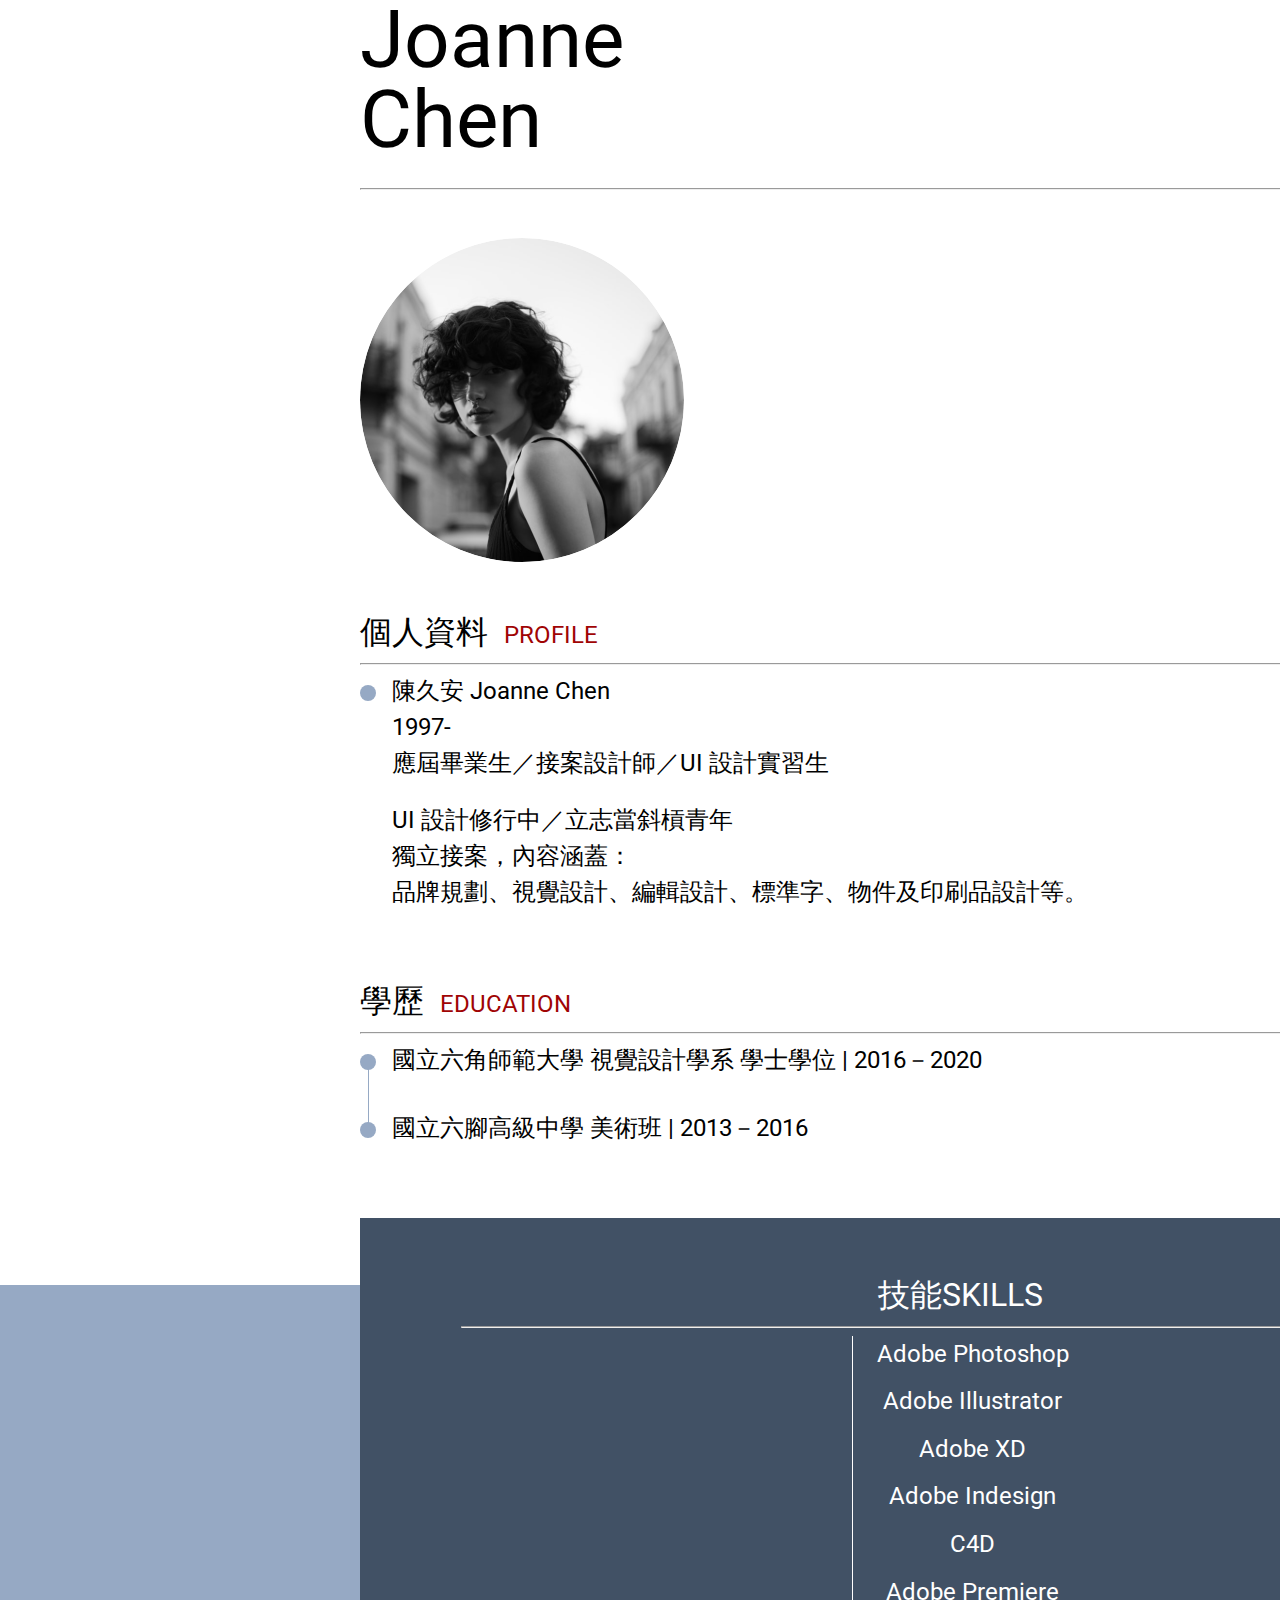
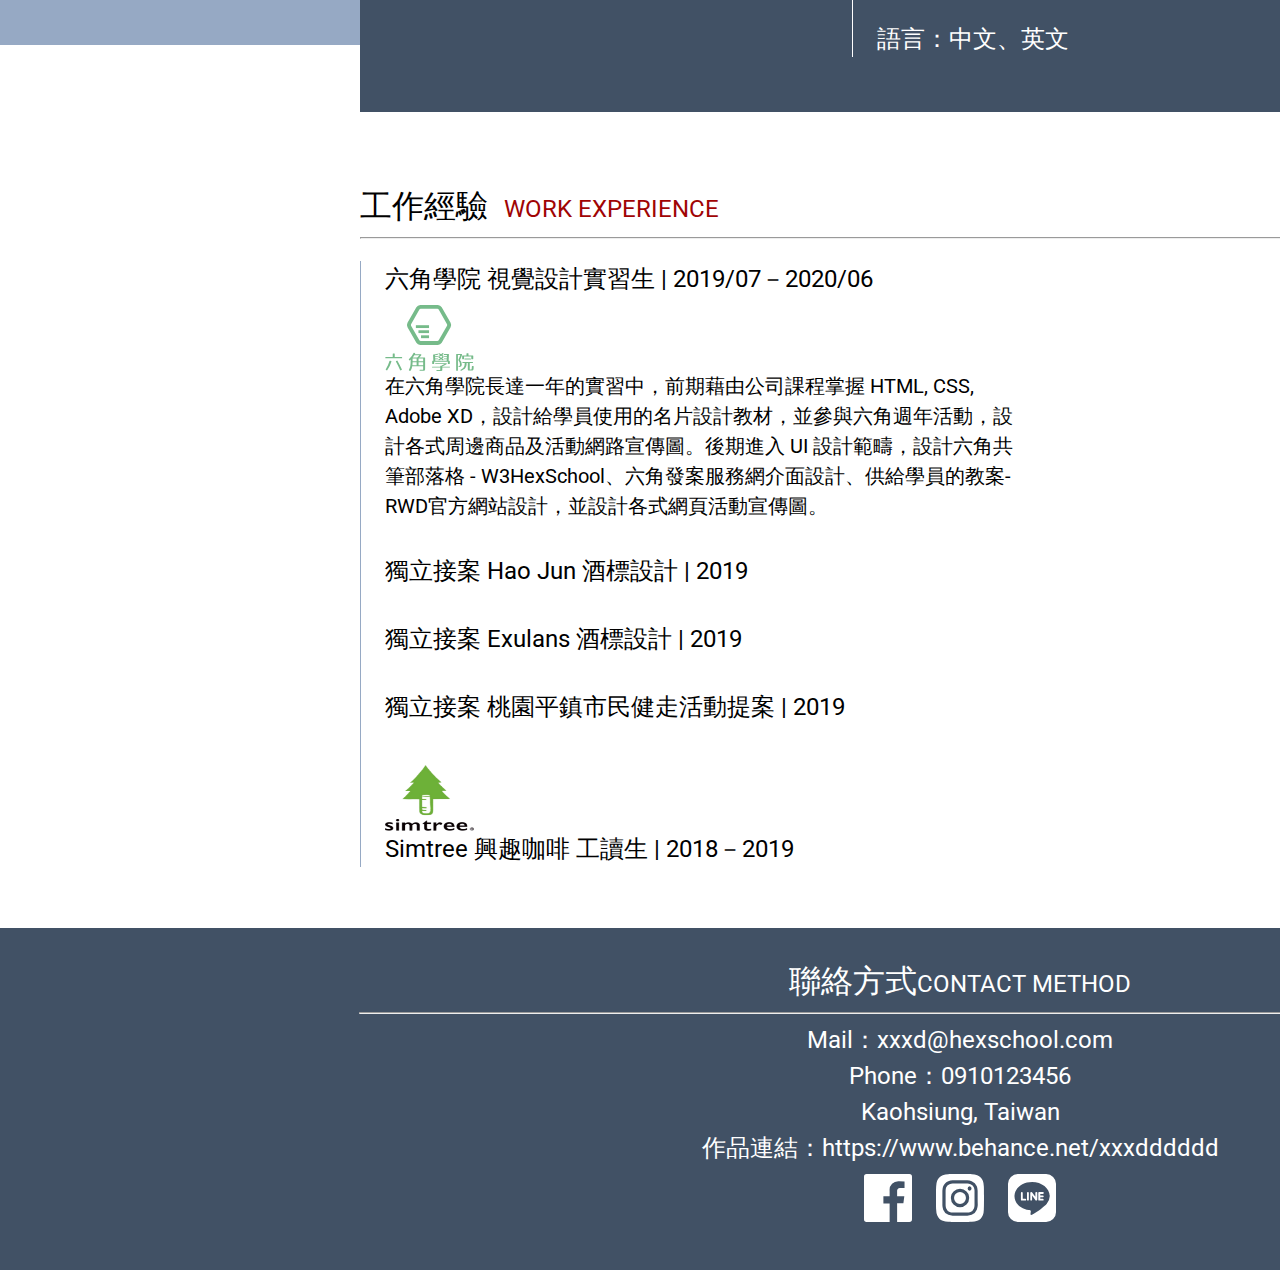
<file: week1/index.html>
<!DOCTYPE html>
<html lang="en">
<head>
    <meta charset="UTF-8">
    <meta name="viewport" content="width=device-width, initial-scale=1.0">
    <meta http-equiv="X-UA-Compatible" content="ie=edge">
    <link rel="stylesheet" href="./all.css">
    <!-- <link href="https://fonts.googleapis.com/css?family=Roboto+Mono:400,500,700&display=swap" rel="stylesheet"> -->
    <title>Document</title>
</head>
<body>
    <div class="profile-wrap">
        <div class="name">
            Joanne
            <br>Chen
        </div>    
        <hr>
        <img class="pic" src="./images/photo-1536180931879-fd2d652efddc@2x.png" alt="">
        <div class="profile mb-72">
            <div class="profile-title fz-32">
                個人資料<span class="en fz-24">PROFILE</span>
            </div>
            <hr>
            <div class="profile-contain fz-24 mb-24">
                <div class="point">陳久安 Joanne Chen</div>
                <p>1997-</p> 
                <p>應屆畢業生／接案設計師／UI 設計實習生</p>
            </div>
            <div class="profile-contain fz-24">
                <p>UI 設計修行中／立志當斜槓青年</p>
                <p>獨立接案，內容涵蓋：</p>
                <p>品牌規劃、視覺設計、編輯設計、標準字、物件及印刷品設計等。</p></div>
        </div>
        <div class="education mb-72">
            <div class="education-title fz-32">
                學歷<span class="en fz-24">EDUCATION</span>
            </div>
            <hr>
            <ul class="education-contains">
                <li class="education-contain mb-32 fz-24 point">國立六角師範大學 視覺設計學系 學士學位 | 2016－2020</li>
                <li class="line"></li>
                <li class="education-contain fz-24 point">國立六腳高級中學 美術班 | 2013－2016</li>
            </ul>
        </div>
        
        <div class="skill mb-72">
            <div class="skill-content">
                <div class="skill-title fz-32">
                    技能<span>SKILLS</span>
                </div>
                <hr>
                <ul class="skill-list fz-24">
                    <li class="skill-item ">Adobe Photoshop</li>
                    <li class="skill-item ">Adobe Illustrator</li>
                    <li class="skill-item ">Adobe XD</li>
                    <li class="skill-item ">Adobe Indesign</li>
                    <li class="skill-item ">C4D</li>
                    <li class="skill-item ">Adobe Premiere</li>
                    <li class="skill-item ">語言：中文、英文</li>
                </ul>
            </div>
            <div class="skill-background"></div>
        </div>
            
        <div class="experience">
            <div class="experience-title fz-32">
                工作經驗<span class="en fz-24">WORK EXPERIENCE</span>
            </div>
            <hr>
            <ul class="experience-list fz-24">
                <li class="experience-item mb-32 flex-column">
                    六角學院 視覺設計實習生 | 2019/07－2020/06
                    <img src="./images/Group 1.svg" alt="">
                    <p>在六角學院長達一年的實習中，前期藉由公司課程掌握 HTML, CSS, Adobe XD，設計給學員使用的名片設計教材，並參與六角週年活動，設計各式周邊商品及活動網路宣傳圖。後期進入 UI 設計範疇，設計六角共筆部落格 -
                    W3HexSchool、六角發案服務網介面設計、供給學員的教案- RWD官方網站設計，並設計各式網頁活動宣傳圖。</p>
                </li>
                <li class="experience-item mb-32">獨立接案 Hao Jun 酒標設計 | 2019</li>
                <li class="experience-item mb-32">獨立接案 Exulans 酒標設計 | 2019</li>
                <li class="experience-item mb-32">獨立接案 桃園平鎮市民健走活動提案 | 2019</li>
                <li class="experience-item flex-column">
                    <img src="./images/0m019bad127251c64d056cbf4e45b76049a054a7ecd124@2x.png" alt="">
                    Simtree 興趣咖啡 工讀生 | 2018－2019
                </li>
            </ul>
        </div>
    </div>
    <div class="footer">
        <div class="contach-title fz-32">
            聯絡方式<span class="fz-24">CONTACT METHOD</span>
        </div>
        <hr>
        <ul class="contact-contain flex-column fz-24">
            <li class="contact-item">Mail：xxxd@hexschool.com</li>
            <li class="contact-item">Phone：0910123456</li>
            <li class="contact-item">Kaohsiung, Taiwan</li>
            <li class="contact-item mb-8">作品連結：https://www.behance.net/xxxdddddd</li>
            <li class="contact-item flex-row">
                <img src="./images/facebook.svg" alt="" class="contact-icon">
                <img src="./images/instagram-alt.svg" alt="" class="contact-icon">
                <img src="./images/line.svg" alt="" class="contact-icon">
            </li>
        </ul>
    </div>
</body>
</html>
</file>
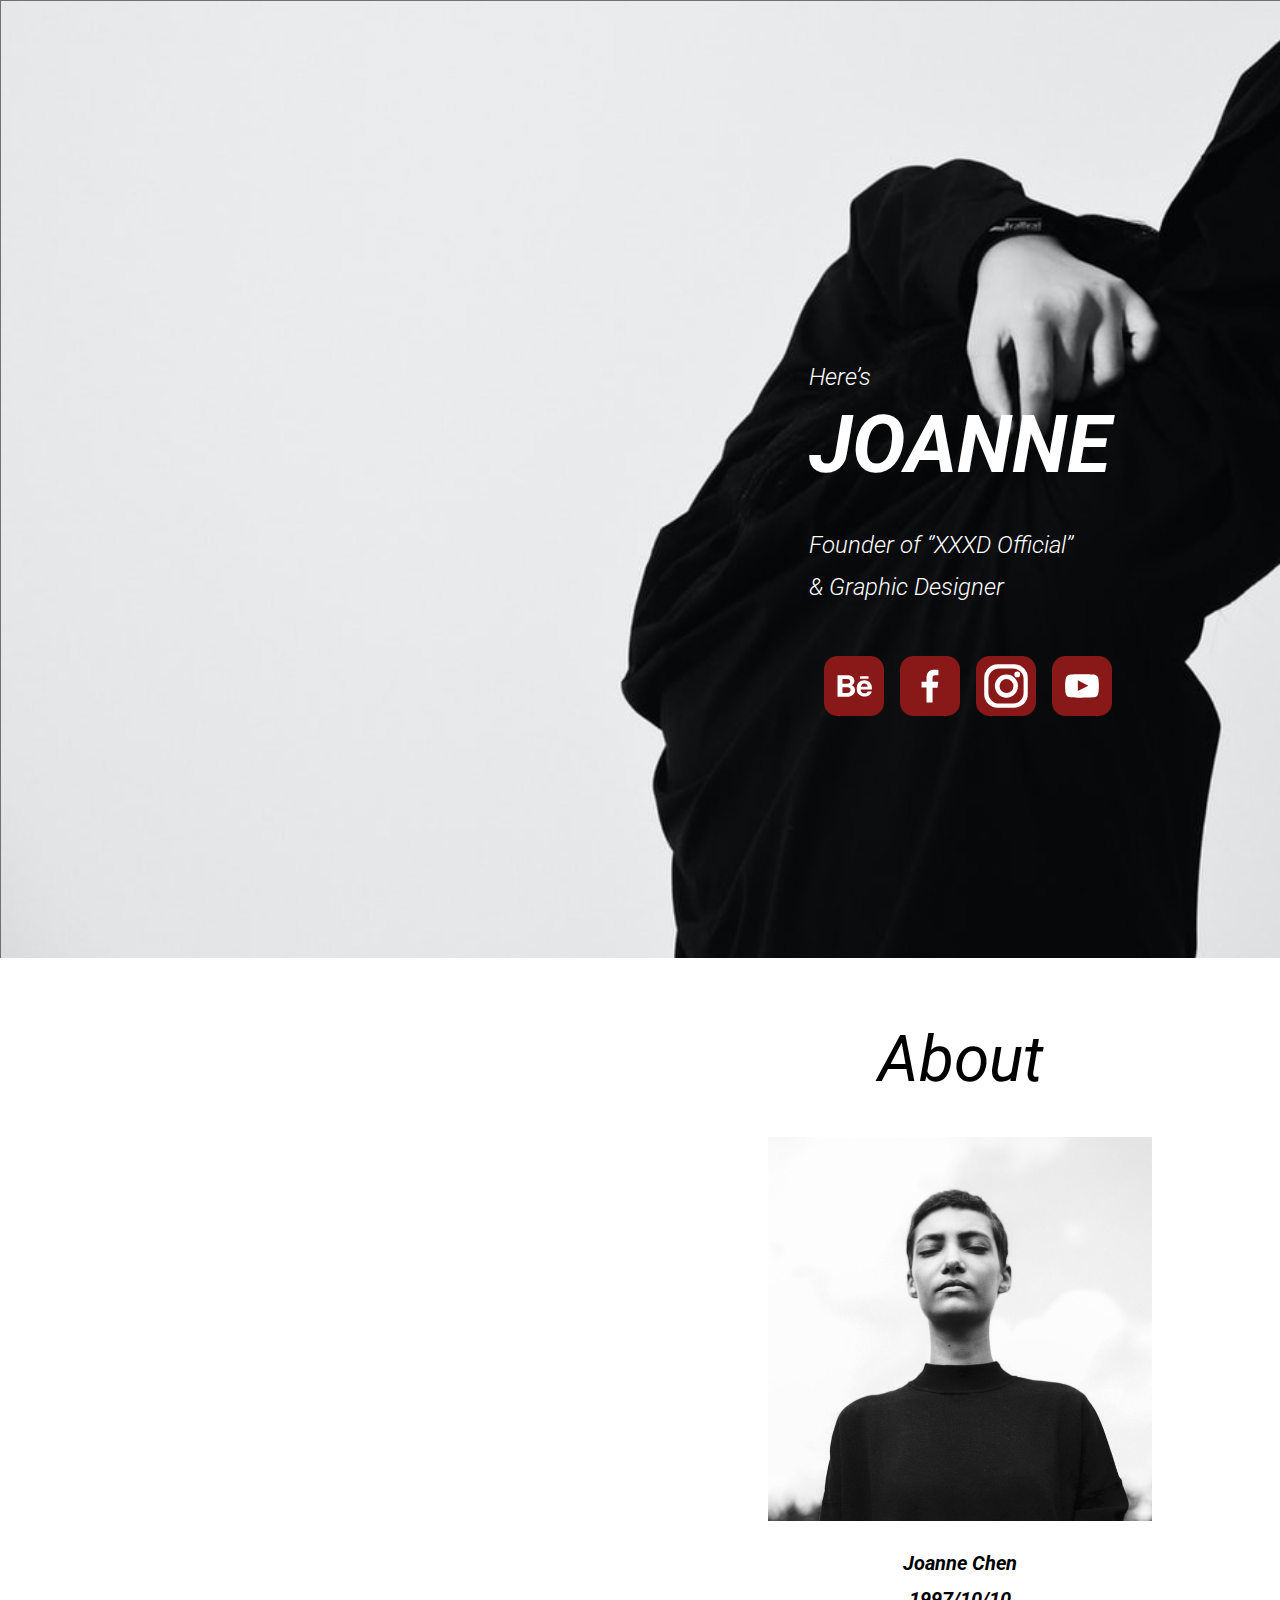
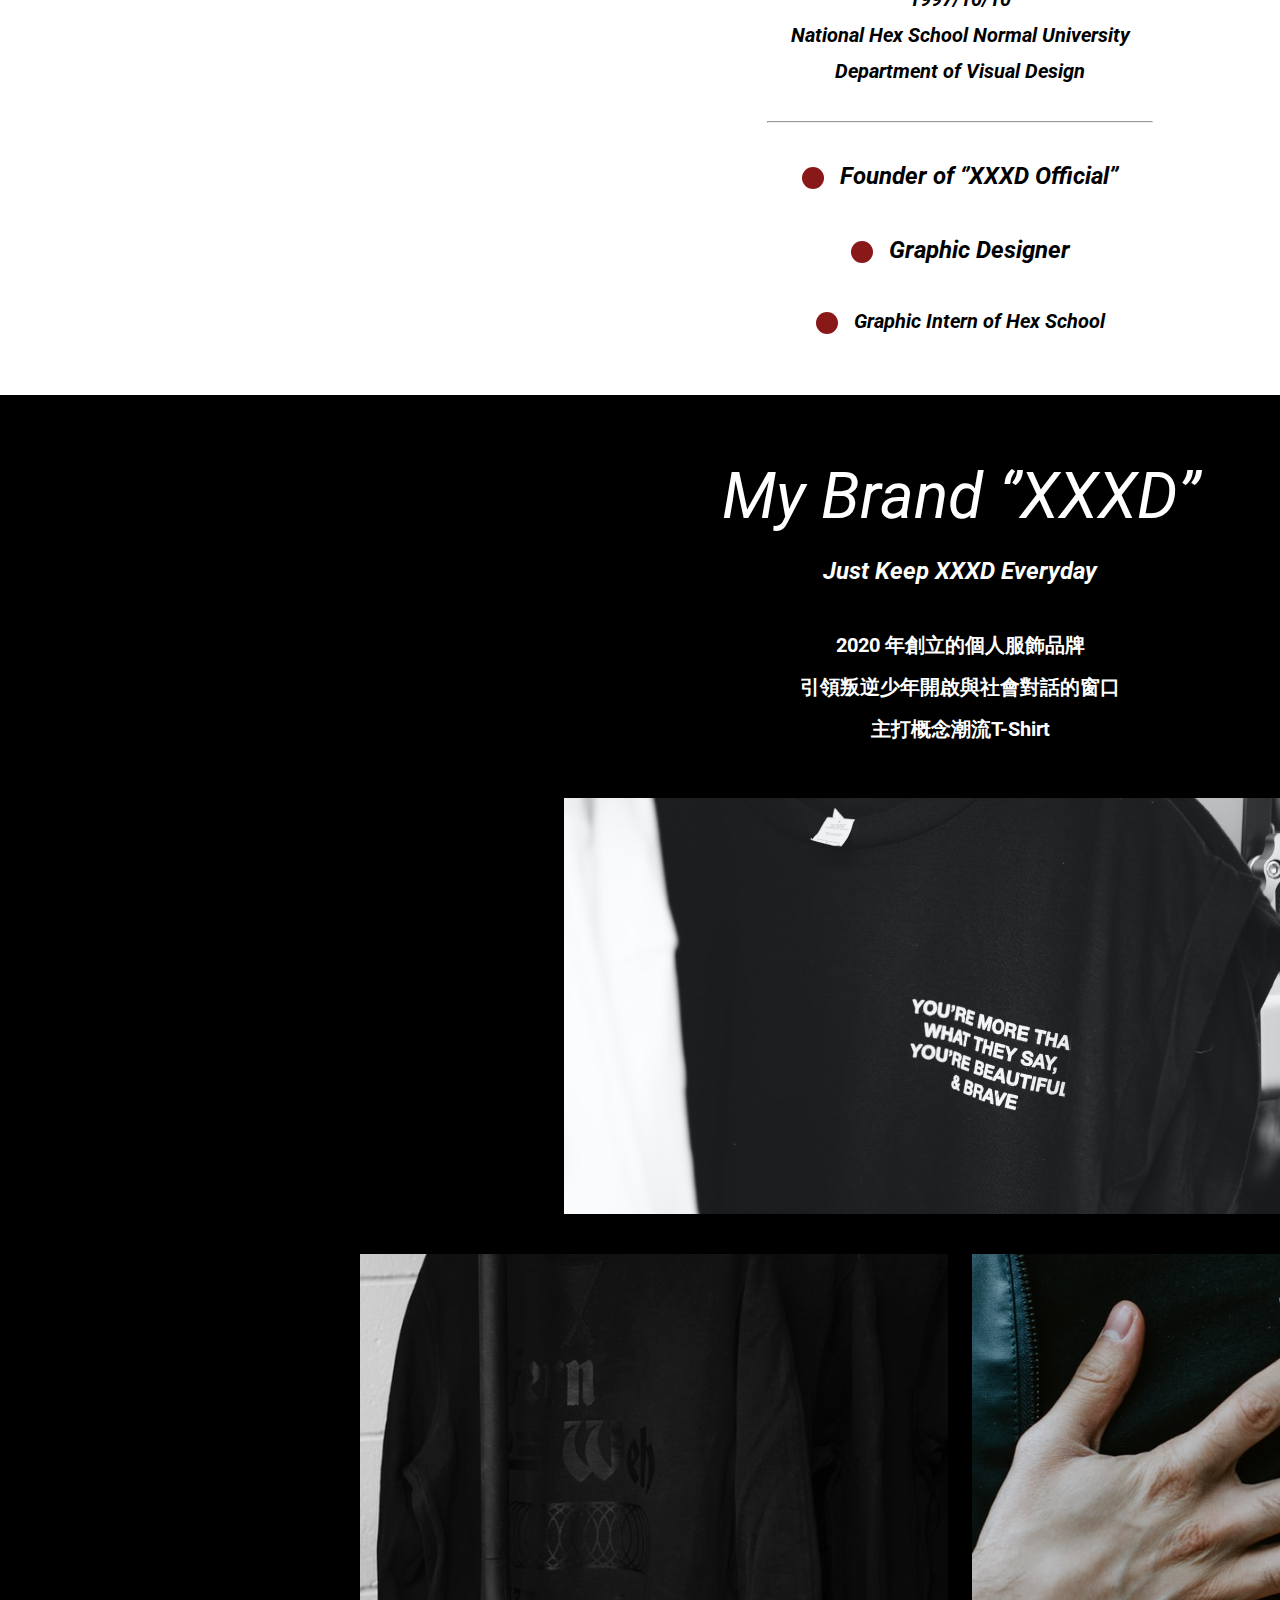
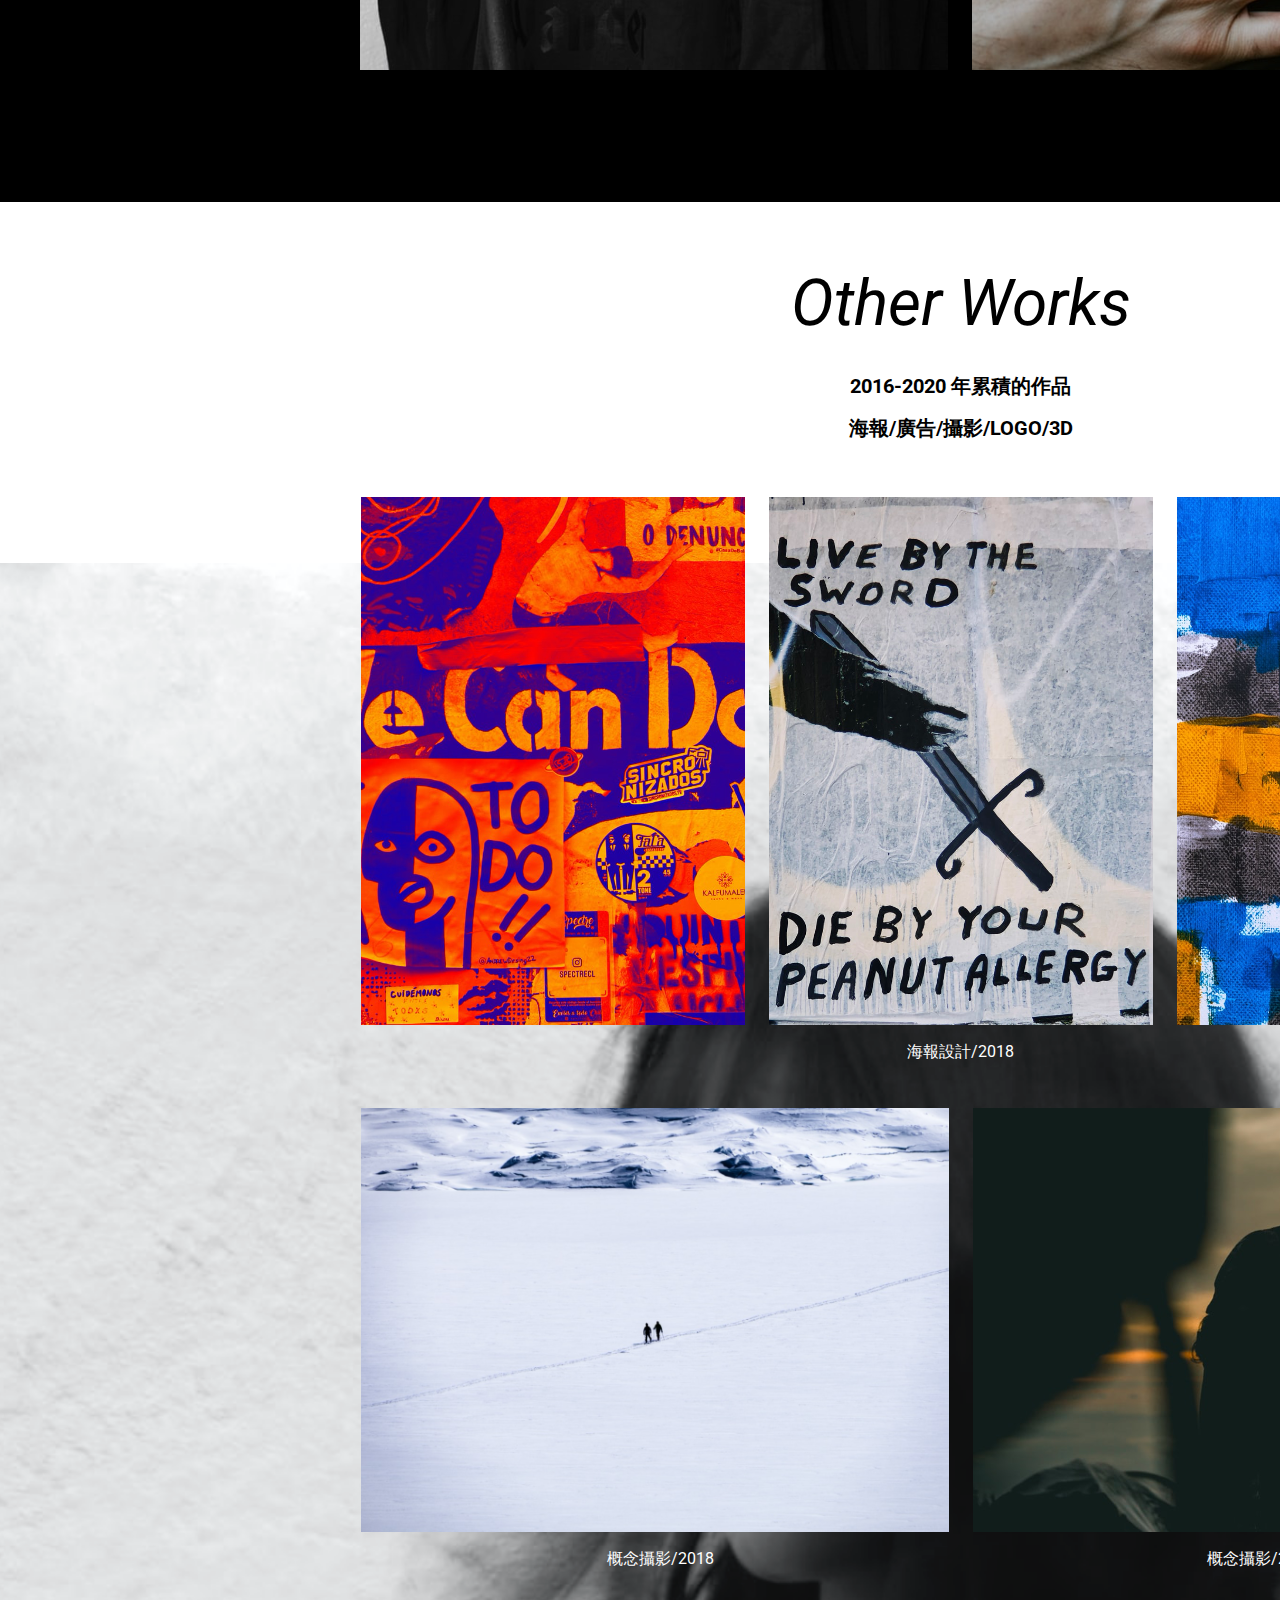
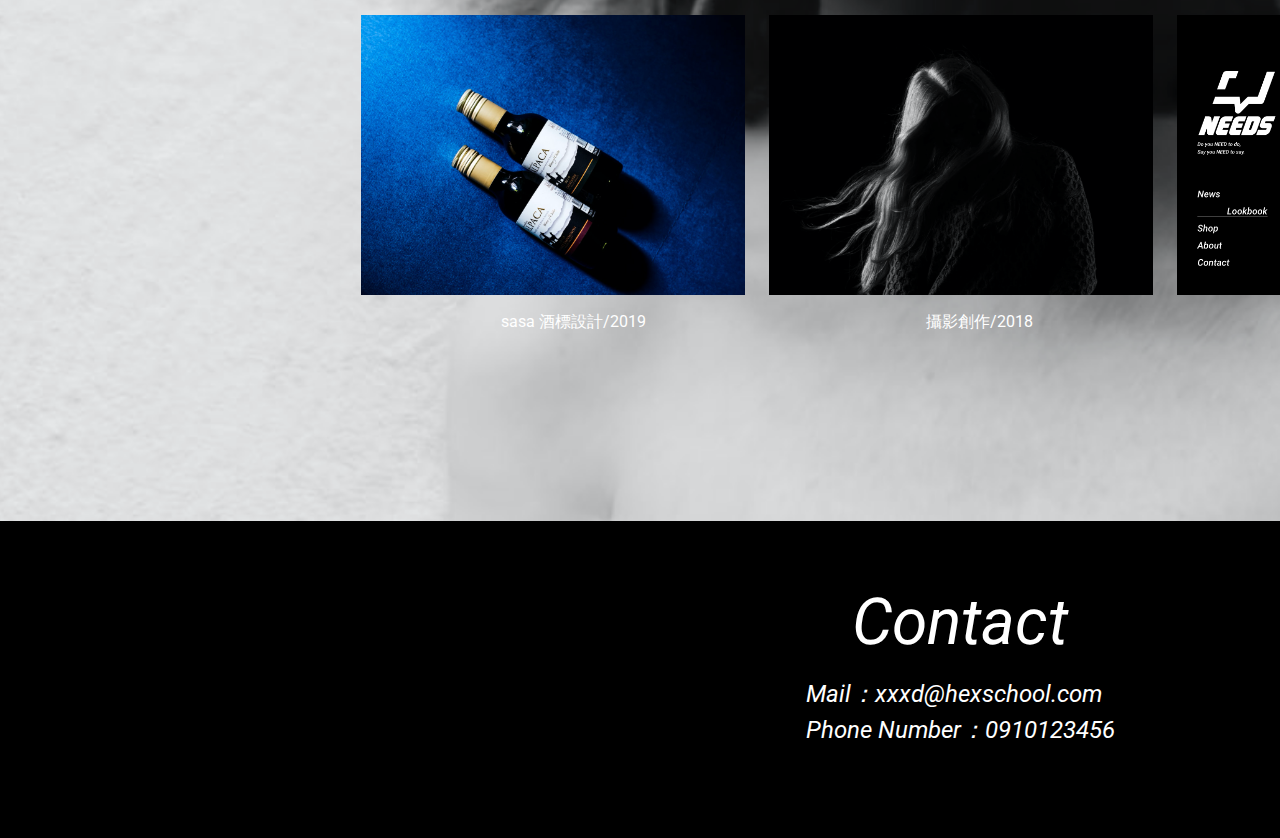
<file: week2/index.html>
<!DOCTYPE html>
<html lang="en">
<head>
    <meta charset="UTF-8">
    <meta name="viewport" content="width=device-width, initial-scale=1.0">
    <meta http-equiv="X-UA-Compatible" content="ie=edge">
    <title>Document</title>
    <link rel="stylesheet" href="./all.css">
</head>
<body>
    <div class="wrap">
        <div class="header flex-column-center">
            <div class="header-title">
                <p class="content-text">Here’s</p>
                <h1>JOANNE</h1>
                <p class="content-text ">
                    Founder of ‘’XXXD Official’’
                    <br>& Graphic Designer
                </p>
            </div>
            <ul class="icons">
                <li class="icon-item">
                    <img src="./images/behance.svg" alt="">
                </li>
                <li class="icon-item">
                    <img src="./images/facebook.svg" alt="">
                </li>
                <li class="icon-item">
                    <img src="./images/instagram.svg" alt="">
                </li>
                <li class="icon-item">
                    <img src="./images/youtube.svg" alt="">
                </li>
            </ul>
        </div>
        <div class="personal flex-column-center">
            <div class="person-title">About</div>
            <div class="person-img">
                <img src="./images/photo.png" alt="">
            </div>
            <ul class="person-info">
                <li class="info-item">Joanne Chen</li>
                <li class="info-item">1997/10/10</li>
                <li class="info-item">
                    National Hex School Normal University 
                    <br>Department of Visual Design
                </li>
            </ul>
            <hr>
            <ul class="experience">
                <li class="experience-item mb-32">Founder of ‘’XXXD Official’’</li>
                <li class="experience-item mb-32">Graphic Designer</li>
                <li class="experience-item">Graphic Intern of Hex School</li>
            </ul>
        </div>
        <div class="brand flex-column-center">
            <div class="brand-title">My Brand ‘’XXXD’’</div>
            <ul class="brand-info">
                <li class="info-item mb-32">Just Keep XXXD Everyday</li>
                <li class="info-item fz-20">
                    2020 年創立的個人服飾品牌
                    <br>引領叛逆少年開啟與社會對話的窗口
                    <br>主打概念潮流T-Shirt
                </li>
            </ul>
            <ul class="brand-imgs">
                <li class="img-item img-item1">
                    <img src="./images/brand_img1.png" alt="">
                </li>
                <li class="img-item img-item2">
                    <img src="./images/brand_img2.png" alt="">
                </li>
                <li class="img-item img-item3 ml-24">
                    <img src="./images/brand_img3.png" alt="">
                </li>
            </ul>
        </div>
        <div class="works flex-column-center">
            <div class="work-bgc"></div>
            <div class="works-title">Other Works</div>
            <ul class="works-infos">
                <li class="info-item fz-20">
                    2016-2020 年累積的作品
                    <br>海報/廣告/攝影/LOGO/3D
                </li>
            </ul>
            <ul class="works-imgs1">
                <li class="work-img-item">
                    <img src="./images/work_img1.png" alt="">
                </li>
                <li class="work-img-item">
                    <img src="./images/work_img2.png" alt="">
                </li>
                <li class="work-img-item">
                    <img src="./images/work_img3.png" alt="">
                </li>
            </ul>
            <ul class="works-descriptions">
                <li class="works-description">
                    海報設計/2018
                </li>
            </ul>
            <ul class="works-imgs2">
                <li class="work-img-item">
                    <img src="./images/work_img4.png" alt="">
                </li>
                <li class="work-img-item">
                    <img src="./images/work_img5.png" alt="">
                </li>
            </ul>
            <ul class="works-descriptions">
                <li class="works-description">
                    概念攝影/2018
                </li>
                <li class="works-description">
                    概念攝影/2018
                </li>
            </ul>
            <ul class="works-imgs3">
                <li class="work-img-item">
                    <img src="./images/work_img6.png" alt="">
                </li>
                <li class="work-img-item">
                    <img src="./images/work_img7.png" alt="">
                </li>
                <li class="work-img-item">
                    <img src="./images/work_img8.png" alt="">
                </li>
            </ul>
            <ul class="works-descriptions">
                <li class="works-description">
                    sasa 酒標設計/2019
                </li>
                <li class="works-description">
                    攝影創作/2018
                </li>
                <li class="works-description">
                    官網設計/2020
                </li>
            </ul>
        </div>
        <div class="contact flex-column-center">
            <div class="contact-title">
                Contact
            </div>
            <div class="contact-content">
                Mail：xxxd@hexschool.com
                <br>Phone Number：0910123456
            </div>
        </div>
    </div>
</body>
</html>
</file>
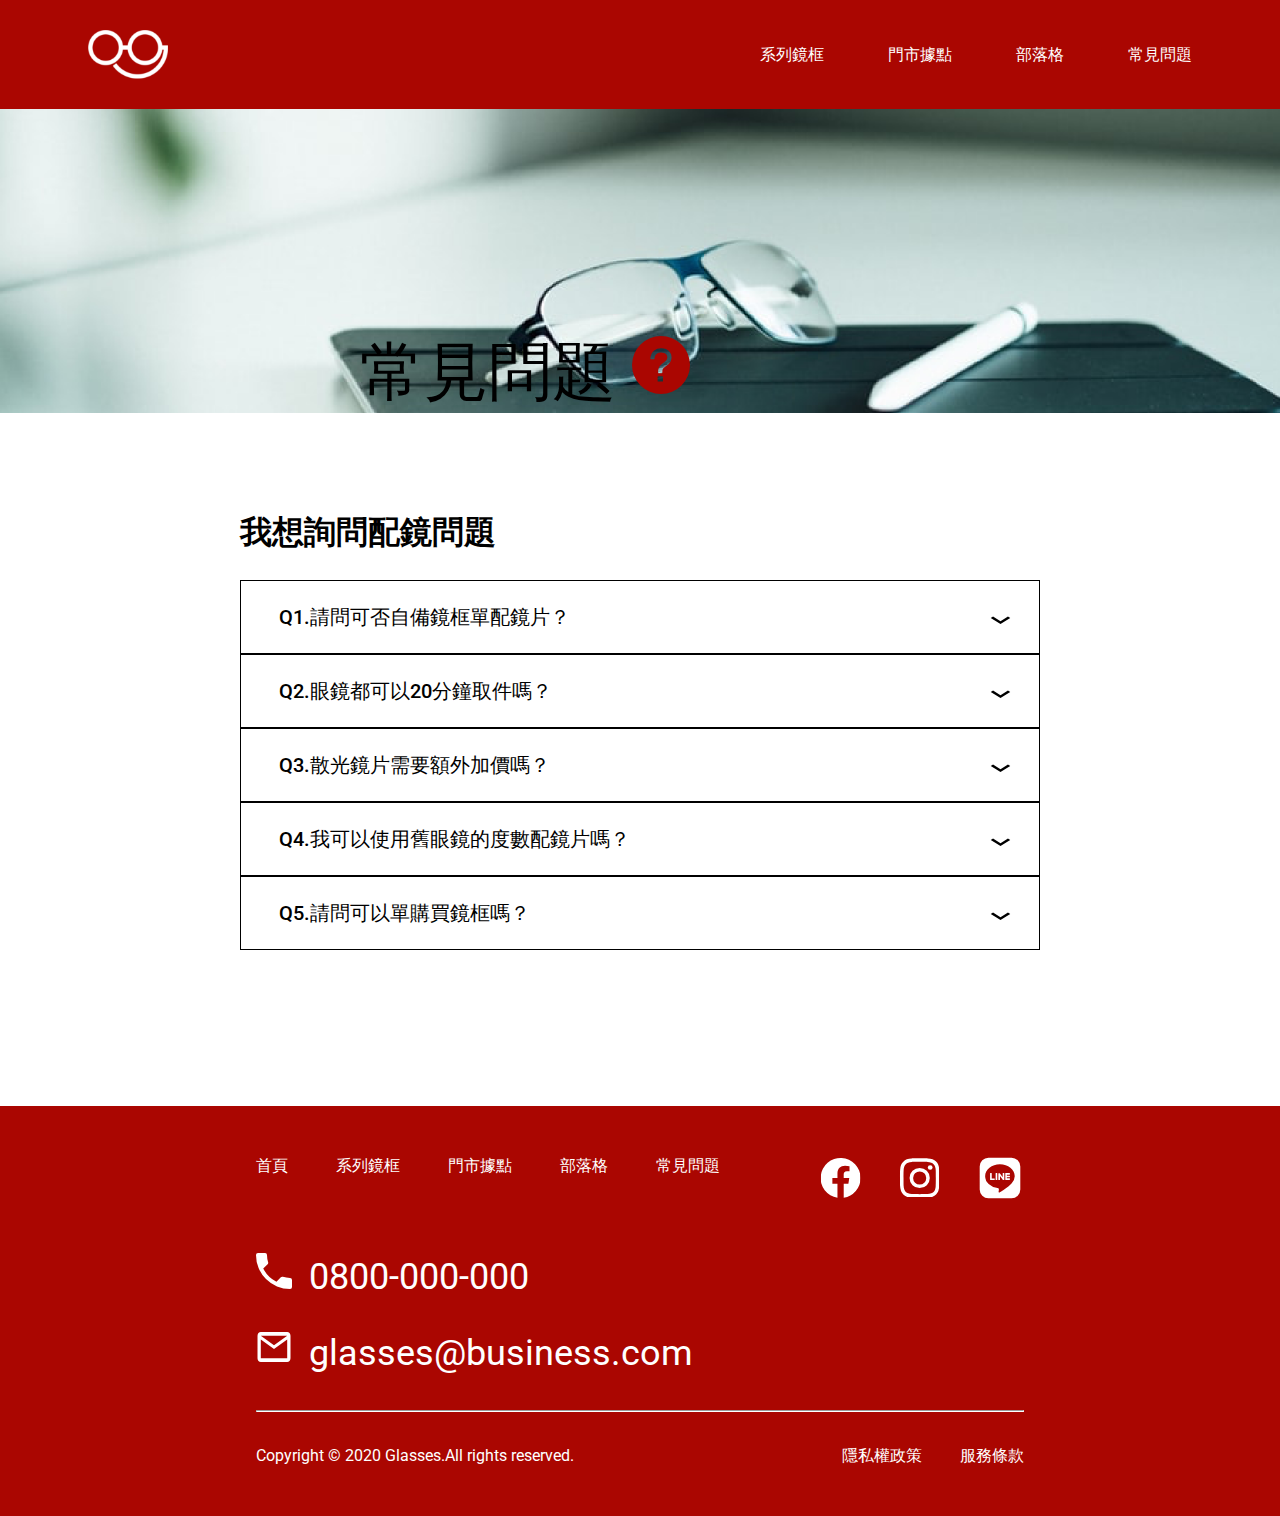
<file: week3/FAQ.html>
<!DOCTYPE html>
<html lang="en">

<head>
    <meta charset="UTF-8">
    <meta name="viewport" content="width=device-width, initial-scale=1.0">
    <meta http-equiv="X-UA-Compatible" content="ie=edge">
    <link rel="stylesheet" href="./css/reset.css">
    <link rel="stylesheet" href="./css/all.css">
    <link rel="stylesheet" href="./css/FAQ.css">
    <title>Document</title>
</head>

<body>
    <div class="wrap">
        <div class="header">
            <div class="nav-bar">
                <div class="sample-guide-bar">
                    <img src="./images/ic_menu_24px.svg" alt="" class="menu-pic">
                    <img src="./images/logo.png" alt="" class="logo img-size-auto">
                </div>
                <ul class="nav">
                    <li class="nav-item">系列鏡框</li>
                    <li class="nav-item">門市據點</li>
                    <li class="nav-item">部落格</li>
                    <li class="nav-item">常見問題</li>
                </ul>
                <div class="dropdowns dn db">
                    <ul class="dropdown-list">
                        <li class="dropdown-item">系列鏡框</li>
                        <li class="dropdown-item">門市據點</li>
                        <li class="dropdown-item">部落格</li>
                        <li class="dropdown-item">常見問題</li>
                    </ul>
                </div>
            </div>
        </div>

        <div class="content">
            <div class="FAQ-banner">
                <h1>常見問題
                    <span>
                        <img src="images/week4/help-circle-sharp.svg" class="quesition-icon">
                    </span>
                </h1>
            </div>
            <div class="FAQ-contain">
                <ul class="question-lists">
                    <li><h2>我想詢問配鏡問題</h2></li>
                    <li class="question-list-item">
                        <label for="" for="unfold1" class="quesition-title">Q1.請問可否自備鏡框單配鏡片？</label>
                        <input type="checkbox" name="" id="unfold1" class="">
                        <div class="slide-content">
                            A1.我牌鏡框搭配薄型非球面鏡片1480元，搭配功能型鏡片則依鏡片種類加價購買。
                            <br>當日購買JINS盒裝眼鏡，搭配薄型非球面鏡片980元(隔日後則為1480元)，搭配功能型鏡片則依鏡片種類加價購買。
                            <br>他牌鏡框，搭配薄型非球面鏡片1980元，搭配功能型鏡片則依鏡片種類加價購買。
                        </div>
                        
                    </li>
                    <li class="question-list-item">
                        <div for="" class="slide-down-list">
                            <label for="" class="quesition-title ">Q2.眼鏡都可以20分鐘取件嗎？</label>
                            <input type="checkbox" name="" id="" class="">
                            <div class="slide-content">
                                A1.我牌鏡框搭配薄型非球面鏡片1480元，搭配功能型鏡片則依鏡片種類加價購買。
                                <br>當日購買JINS盒裝眼鏡，搭配薄型非球面鏡片980元(隔日後則為1480元)，搭配功能型鏡片則依鏡片種類加價購買。
                                <br>他牌鏡框，搭配薄型非球面鏡片1980元，搭配功能型鏡片則依鏡片種類加價購買。
                            </div>
                        </div>
                    </li>
                    <li class="question-list-item">
                        <div for="" class="slide-down-list">
                            <label for="" class="quesition-title ">Q3.散光鏡片需要額外加價嗎？</label>
                            <input type="checkbox" name="" id="" class="">
                            <div class="slide-content">
                                A1.我牌鏡框搭配薄型非球面鏡片1480元，搭配功能型鏡片則依鏡片種類加價購買。
                                <br>當日購買JINS盒裝眼鏡，搭配薄型非球面鏡片980元(隔日後則為1480元)，搭配功能型鏡片則依鏡片種類加價購買。
                                <br>他牌鏡框，搭配薄型非球面鏡片1980元，搭配功能型鏡片則依鏡片種類加價購買。
                            </div>
                        </div>
                    </li>
                    <li class="question-list-item">
                        <div for="" class="slide-down-list">
                            <label for="" class="quesition-title ">Q4.我可以使用舊眼鏡的度數配鏡片嗎？</label>
                            <input type="checkbox" name="" id="" class="">
                            <div class="slide-content">
                                A1.我牌鏡框搭配薄型非球面鏡片1480元，搭配功能型鏡片則依鏡片種類加價購買。
                                <br>當日購買JINS盒裝眼鏡，搭配薄型非球面鏡片980元(隔日後則為1480元)，搭配功能型鏡片則依鏡片種類加價購買。
                                <br>他牌鏡框，搭配薄型非球面鏡片1980元，搭配功能型鏡片則依鏡片種類加價購買。
                            </div>
                        </div>
                    </li>
                    <li class="question-list-item">
                        <div for="" class="slide-down-list">
                            <label for="" class="quesition-title ">Q5.請問可以單購買鏡框嗎？</label>
                            <input type="checkbox" name="" id="" class="">
                            <div class="slide-content">
                                A1.我牌鏡框搭配薄型非球面鏡片1480元，搭配功能型鏡片則依鏡片種類加價購買。
                                <br>當日購買JINS盒裝眼鏡，搭配薄型非球面鏡片980元(隔日後則為1480元)，搭配功能型鏡片則依鏡片種類加價購買。
                                <br>他牌鏡框，搭配薄型非球面鏡片1980元，搭配功能型鏡片則依鏡片種類加價購買。
                            </div>
                        </div>
                    </li>
                </ul>
            </div>
        </div>

        <div class="footer">
            <div class="link-infos-list">
                <ul class="link-infos">
                    <li>首頁</li>
                    <li>系列鏡框</li>
                    <li>門市據點</li>
                    <li>部落格</li>
                    <li>常見問題</li>
                </ul>
                <ul class="sociallink-infos">
                    <li>
                        <img src="./images/icon-fb.svg" alt="" class="img-size-auto">
                    </li>
                    <li>
                        <img src="./images/icon-ig.svg" alt="" class="img-size-auto">
                    </li>
                    <li>
                        <img src="./images/icon-line.svg" alt="" class="img-size-auto">
                    </li>
                </ul>
            </div>
            <ul class="contact-infos">
                <li class="infos-item">
                    <img src="./images/icon-phone.svg" alt="" class="mr-8">
                    0800-000-000
                </li>
                <li class="infos-item">
                    <img src="./images/icon-mail.svg" alt="" class="mr-8">
                    glasses@business.com
                </li>
            </ul>
            <hr>
            <ul class="copyright-infos">
                <li class="copy-left">
                    <!-- <img src="/images/logo.png" alt="" class="img-size-auto"> -->
                    Copyright © 2020 Glasses.All rights reserved.
                </li>
                <li class="copy-right">
                    <div class="infos-item">隱私權政策</div>
                    <div class="infos-item">服務條款</div>
                </li>
                <div class="logo-375">
                    <img src="./images/logo.png" alt="" class="img-size-auto">
                </div>
            </ul>
        </div>
    </div>
</body>
</html>
<script src="https://code.jquery.com/jquery-3.5.1.js" integrity="sha256-QWo7LDvxbWT2tbbQ97B53yJnYU3WhH/C8ycbRAkjPDc="
    crossorigin="anonymous">
    </script>

<script>
    $(document).ready(function () {
        console.log($(window).width())
        $(window).resize(function () {
            if ($(window).width() <= 375) {
                $('.dropdowns').addClass('db');
            } else {
                $('.dropdowns').removeClass('db');
                $('.dropdowns').addClass('dn')
            }
        })

        $('.menu-pic').click(function () {
            $('.dropdowns').toggleClass('dn')
        })
    })
</script>
</file>
<file: week1/all.css>
@import url('https://fonts.googleapis.com/css?family=Roboto:400,500,500i,700,900,900i&display=swap');

html, body, div, span, applet, object, iframe,
h1, h2, h3, h4, h5, h6, p, blockquote, pre,
a, abbr, acronym, address, big, cite, code,
del, dfn, em, img, ins, kbd, q, s, samp,
small, strike, strong, sub, sup, tt, var,
b, u, i, center,
dl, dt, dd, ol, ul, li,
fieldset, form, label, legend,
table, caption, tbody, tfoot, thead, tr, th, td,
article, aside, canvas, details, embed, 
figure, figcaption, footer, header, hgroup, 
menu, nav, output, ruby, section, summary,
time, mark, audio, video {
    margin: 0;
    padding: 0;
    /* border: 0; */
    font-size: 100%;
    /* font: inherit; */
    vertical-align: baseline;
}
/* HTML5 display-role reset for older browsers */
article, aside, details, figcaption, figure, 
footer, header, hgroup, menu, nav, section {
    display: block;
}
body {
    line-height: 1;
}
ol, ul {
    list-style: none;
}
blockquote, q {
    quotes: none;
}
blockquote:before, blockquote:after,
q:before, q:after {
    content: '';
    content: none;
}
table {
    border-collapse: collapse;
    border-spacing: 0;
}

*{
    font-family: 'Roboto', sans-serif;
    /* border: 1px solid #000; */
}

html,body{
    width: 100%;
    margin: 0 auto;
}


.profile-wrap{
    box-sizing: border-box;
    width: 1920px;
    padding: 0 360px;
}

.en{
    margin-left: 16px;
    color: #A00404;
}

.fz-24{
    font-size: 24px;
    line-height: 36px;
}

.fz-32{
    font-size: 32px;
    line-height: 45px;
}

.mb-24{
    margin-bottom: 24px;
}

.mb-32{
    margin-bottom: 32px;
}

.mb-72{
    margin-bottom: 72px;
}

.profile{
    /* border: 1px solid #000; */
    margin-bottom: 72px;
}

.point{
    margin-left: 0;
}

.point::before{
    display: inline-block;
    vertical-align: middle;
    content: "";
    border-radius: 100%;
    width: 16px;
    height: 16px;
    background-color: #96A9C4;
    margin-right: 16px;
    margin-left: 0;
}

.name{
    width: 288px;
    height: 180px;
    font-size: 80px;  
}

.pic{
    display: block;
    width: 324px;
    height: 324px;
    border-radius: 50%;
    margin: 48px 0px;
}

.profile-contain{
    height: 105px;
}

.profile-contain p{
    margin-left: 32px;
}

.education{
    height: 167px;
}

.education-contains{
    position: relative;
}

.line{
    height: 66px;
    border-left: 1px solid #96A9C4;
    position: absolute;
    top: 18px;
    left: 8px;
}

.skill{
    width: 100%;
    height: 494px;
    display: flex;
    align-items: center;
    justify-content: center;
    color: #fff;
    position: relative;
}

.skill-background{
    width: 1920px;
    height: 360px;
    background-color: #96A9C4;
    z-index: -1;
    position: absolute;
}

.skill-content{
    background-color: #415165;
    width: 1200px;
    height: 494px;
    z-index: 100;
    position: absolute;
    display: flex;
    flex-direction: column;
    justify-content: center;
    align-items: center;
}

.skill hr{
    width: 996px;
    color: #fff;
}

.skill-list{
    height: 321.5px;
    padding: 0px 0px 0px 24px;
    border-left: 1px solid #fff;
    display: flex;
    flex-direction: column;
    justify-content: space-between;
    align-items: center;
}

.experience{
    height: 744px;
}

.experience hr{
    width: 1200px;
    color: #000;
    margin-bottom: 22px;
}

.experience-list{
    border-left: 1px solid #96A9C4;
    padding: 0px 0px 0px 24px;
    display: flex;
    flex-direction: column;
    justify-content: space-between;
}

.flex-column{
    display: flex;
    flex-direction: column;
    justify-content: flex-start;
}

.experience-item img{
    margin-top: 8px;
    width: 89px;
    height: 66px;
}

.experience-item p{
    width: 642px;
    font-size: 20px;
    line-height: 30px;
    font-weight: 400;
}

.footer{
    width: 1920px;
    /* height: 401px;  */
    background-color: #415165;
    color: #fff;
    display: flex;
    flex-direction: column;
    align-items: center;
    box-sizing: border-box;
    padding-top: 31px;
    padding-bottom: 48px;
    text-align: center;
}

.footer hr{
    width: 1200px;
}

.mb-8{
    margin-bottom: 8px;
}

.flex-row{
    width: 192px;
    display: flex;
    justify-content: space-between;
}

.contact-contain{
    font-weight: normal;
    align-items: center;
}
</file>
<file: week2/all.css>
@import url('https://fonts.googleapis.com/css?family=Roboto:400,500,500i,700,900,900i&display=swap');

html, body, div, span, applet, object, iframe,
h1, h2, h3, h4, h5, h6, p, blockquote, pre,
a, abbr, acronym, address, big, cite, code,
del, dfn, em, img, ins, kbd, q, s, samp,
small, strike, strong, sub, sup, tt, var,
b, u, i, center,
dl, dt, dd, ol, ul, li,
fieldset, form, label, legend,
table, caption, tbody, tfoot, thead, tr, th, td,
article, aside, canvas, details, embed, 
figure, figcaption, footer, header, hgroup, 
menu, nav, output, ruby, section, summary,
time, mark, audio, video {
	margin: 0;
	padding: 0;
	/* border: 0; */
	/* font-size: 100%; */
	/* font: inherit; */
	vertical-align: baseline;
}
/* HTML5 display-role reset for older browsers */
article, aside, details, figcaption, figure, 
footer, header, hgroup, menu, nav, section {
	display: block;
}
body {
    width: 100%;

	line-height: 1;
}
ol, ul {
	list-style: none;
}
blockquote, q {
	quotes: none;
}
blockquote:before, blockquote:after,
q:before, q:after {
	content: '';
	content: none;
}
table {
	border-collapse: collapse;
	border-spacing: 0;
}


*{
    font-family: 'Roboto', sans-serif;
    /* border: 1px solid #000; */
}

html,body{
    width: 100%;
    height: 100%;
}

.wrap{
    width: 1920px;
    margin: 0 auto;
}

.flex-column-center{
    display: flex;
    align-items: center;
    flex-direction: column;
}

.header{
    height: 958px;
    background-image: url("./images/banner.png");
    background-size: cover;
}

.icons{
    display: flex;
}

.content-text{
    color: white;
    font-size: 24px;
    line-height: 42px; 
    font-weight: 300;
    font-style: italic; 
}

.header-title{
    margin-top: 356px;
    margin-bottom: 48px;
}

.header h1{
    color: white;
    font-size: 80px;
    font-style: italic; 
    line-height: 94px;
    margin-bottom: 32px;    
}

.icon-item{
    width: 60px;
    height: 60px;
    margin-left: 16px;
}

.person-title{
    font-size: 64px;
    line-height: 75px;
    font-weight: medium;
    font-style: italic;
    margin-bottom: 40px;
    margin-top: 64px;
}

.person-img{
    width: 384px;
    height: 384px;
    margin-bottom: 24px;
}

hr{
    width: 384px;
    margin-top: 32px;
    margin-bottom: 32px;
}

.personal ul{
    width: 384px;
}

.info-item, .experience-item{
    font-size: 20px;
    line-height: 36px;
    font-weight: bold;
    font-style: italic;
    text-align: center;
}

.experience{
    margin-bottom: 56px;
}

.mb-32{
    margin-bottom: 32px;
}

.experience-item::before{
    display: inline-block;
    vertical-align: middle;
    content: "";
    border-radius: 100%;
    width: 22px;
    height: 22px;
    background-color: #891818;
    margin-right: 16px;
}

.mb-32{
    margin-bottom: 32px;
    font-size: 24px;
    line-height: 42px;
}

.fz-20{
    font-size: 20px;
    line-height: 42px;
    font-weight: medium;
    font-style: normal;
}

.brand{
    width: 1920px;
    height: 1407px;
    background-color: #000;
    color: #fff;
}

.brand-title{
    font-size: 64px;
    line-height: 75px;
    font-weight: medium;
    font-style: italic;
    margin-top: 64px;
    margin-bottom: 16px;
}

.brand-info{
    margin-bottom: 48px;
}

.brand-imgs{
    width: 1200px;
    display: flex;
    flex-wrap: wrap;
    justify-content: center;
    align-items: center;
}

.ml-24{
    margin-left: 24px;
}

.img-item1{
    width: 792px;
    height: 416px;
    margin-bottom: 40px;
}

.img-item2, .img-item3{
    width: 588px;
    height: 416px;
}

.works{
    width: 1921px;
    height: 1919px;
    position: relative;
}

.work-bgc{
    width: 1921px;
    height: 1558px;
    background-image: url("./images/photo-1561291386-5be50364cfb5.png");
    position: absolute;
    bottom: 0;
    z-index: -1;
}

.works-title{
    font-size: 64px;
    line-height: 75px;
    font-weight: medium;
    font-style: italic;
    margin-bottom: 24px;
    margin-top: 64px;
}

.works-infos{
    margin-bottom: 48px;
}

.works-imgs1, .works-imgs2, .works-imgs3{
    display: flex;
    justify-content: space-between;
    width: 1200px;
    margin-bottom: 16px;
}

.works-imgs1 img{
    width: 384px;
    height: 528px;
}

.works-imgs2 img{
    width: 588px;
    height: 424px;
}

.works-imgs3 img{
    width: 384px;
    height: 280px;
}

.works-descriptions{
    width: 1200px;
    display: flex;
    justify-content: space-around;  
    color: #fff;
    margin-bottom: 48px;
}

.contact{
    width: 1920px;
    height: 317px;
    color: #fff;
    background-color: #000;
}

.contact-title{
    margin-top: 64px;
    margin-bottom: 16px;
    font-size: 64px;
    line-height: 75px;
    font-weight: medium;
    font-style: italic;
}

.contact-content{
    font-size: 24px;
    line-height: 36px;
    margin-bottom: 16px;
    /* font-weight: medium; */
    font-style: italic;
}
</file>
<file: week3/css/all.css>
@import url('https://fonts.googleapis.com/css?family=Roboto:400,500,500i,700,900,900i&display=swap');

html, body, div, span, applet, object, iframe,
h1, h2, h3, h4, h5, h6, p, blockquote, pre,
a, abbr, acronym, address, big, cite, code,
del, dfn, em, img, ins, kbd, q, s, samp,
small, strike, strong, sub, sup, tt, var,
b, u, i, center,
dl, dt, dd, ol, ul, li,
fieldset, form, label, legend,
table, caption, tbody, tfoot, thead, tr, th, td,
article, aside, canvas, details, embed, 
figure, figcaption, footer, header, hgroup, 
menu, nav, output, ruby, section, summary,
time, mark, audio, video {
	margin: 0;
	padding: 0;
	/* border: 0; */
	font-size: 100%;
	font: inherit;
	vertical-align: baseline;
}
/* HTML5 display-role reset for older browsers */
article, aside, details, figcaption, figure, 
footer, header, hgroup, menu, nav, section {
	display: block;
}
body {
	line-height: 1;
}
ol, ul {
	list-style: none;
}
blockquote, q {
	quotes: none;
}
blockquote:before, blockquote:after,
q:before, q:after {
	content: '';
	content: none;
}
table {
	border-collapse: collapse;
	border-spacing: 0;
}

/* 通用格式區 */

html,body{
    max-width: 100%;
    font-family: 'Roboto', sans-serif;
    /* 不知道為什麼google的toggle device roolbar預覽有時候會出現x軸有時不會（火狐是完全不會），先放在這 */
    overflow-x: hidden;
}

*{
    box-sizing: border-box;
}

h2 {
    color: #650300;
    font-weight: bold;
    font-size: 48px;
    line-height: 72px;
    margin-bottom: 60px;
}

.fz-16{
    font-size: 16px;
    line-height: 24px;
}

.mr-8{
    margin-right: 8px;
}

.ml-24{
    margin-left: 24px;
}

.flex-column-jcc{
    display: flex;
    flex-direction: column;
    justify-content: center;
}

.flex-column-aic{
    display: flex;
    flex-direction: column;
    align-items: center;
}

.flex-center-center{
    display: flex;
    justify-content: center;
    align-items: center;
}

.img-size-auto{
    display: block;
    max-width: 100%;
    height: auto;
}

.db{
    display: block;
}

.dn{
    display: none;
}

/* 個別class */

.wrap{
    max-width: 100%;
}

.nav-bar{
    background-color: #AA0601;
    color: white;
    display: flex;
    justify-content: space-between;
    position: relative;
    padding: 30px 88px;
}

.nav{
    display: flex;
    align-items: center;
}

.nav-item{
    margin-left: 64px;
}

.menu-pic{
    display: none;
    cursor: pointer;
}

.dropdown-list{
    width: 100%;
}

.dropdown-item{
    background-color: #AA0601;
    width: 100%;
    padding: 16px;
    border-top: 1px solid white;
    text-align: center;
}

.banner{
    background-image: url("../images/banner.png");
    background-size: cover;
    height: 840px;
    text-align: right;
    color: #650300;
    padding: 0px 18.75% 0px 0px;
}

.banner h3{
    font-size: 36px;
    line-height: 54px;
}

.banner h1{
    font-size: 64px;
    line-height: 96px;
}

.brand-infos{
    align-items: center;
    background-color: #AA06010D;
    padding: 80px;
}

.infos-list{
    display: flex;
    flex-wrap: wrap;
    justify-content: space-around;
}

.infos-list .list-item{
    box-sizing: initial;
    max-width: 208px;
    margin-left: 49px;
}

.infos-list .list-item h3{
    font-size: 24px;
    line-height: 36px;
    color: #650300;
}

.infos-list .list-item p{
    font-size: 16px;
    line-height: 24px;
}

.infos-list .list-item img{
    height: 80px;
    margin-bottom: 40px;
}

.classics{
    align-items: center;
    padding: 64px 0px 48px 0px;
}

.classics h2:nth-child(2n+1) {
    margin-left: 8px;
}

.classics h2:nth-child(2n) {
    margin-left: 8px;
    margin-right: 24px;
}

.classics-list .classics-list-item{
    margin-bottom: 32px;
}

.w-1920{
    display: initial;
}

.w-768{
    display: none;
}

.w-375{
    display: none;
}

.classics-list-item h2{
    margin-bottom: 0;
    font-style: italic;
    color: #AA0601;
}

.classics-list-item-title{
    display: flex;
}

.co-brandings{
    background-image: url("../images/bg.png");
    background-size: cover;
    padding: 64px 0px 300px 0px;
}

.co-brandings h2{
    text-align: center;
    font-weight: bold;
    color:white;
}

.co-brandings>*{
    display: flex;
    justify-content: center;
}

.img-list1{
    width: 80%;
    flex-wrap: nowrap;
    margin-bottom: 60px;
}

.img-list2{
    width: 100%;
    display: flex;
    margin-top: 8px;
}

.left{
    margin-right: 8px;
}

.right{
    display: flex;
    flex-direction: column;
    justify-content: space-between;
}

.link-direction{
    width: 100%;
    height: 100%;
    display: flex;
    align-items: center;
    justify-content: flex-end;
    margin-top: 8px;
}

.next{
    width: 50%;
    height: 80%;
    padding: 5px;
    font-size: 400%;
    line-height: 1.5;
    font-weight: bold;
    color: #AA0601;
    background-color: #fff;
}

.yellow{
    width: 40%;
    height: 95%;
    margin-right: -30%;
    background-image: url("../images/more.png");
}

.img-list3{
    width: 62.5%;
    height: 539px;
    display: flex;
}

.img-item3 h2, .img-item4 h2{
    font-size: 72px;
    line-height: 108px;
    color: #AA0601;
    margin-bottom: 0;
}

.img-item3{
    flex: 1;
    background:-moz-linear-gradient(top,rgba(255,255,255,0.5),rgba(255,255,255,0.5)),url("/images/product-8.png");
    background:-webkit-linear-gradient(top,rgba(255,255,255,0.5),rgba(255,255,255,0.5)),url("/images/product-8.png");
    background-size: cover;
    margin-right: 30px; 
    justify-content: center;       
}

.img-item4{
    flex: 1;
    background:-moz-linear-gradient(top,rgba(255,255,255,0.5),rgba(255,255,255,0.5)),url("/images/product-9.png");
    background:-webkit-linear-gradient(top,rgba(255,255,255,0.5),rgba(255,255,255,0.5)),url("/images/product-9.png");
    background-size: cover;
    justify-content: center; 
}

.recommendation{
    margin-top: -268px;
    margin-bottom: 80px;
}

.recommendation h2{
    text-align: center;
    font-weight: bold;
    color:white;
}

.recommendation-list{
    max-width: 100%;
    flex-wrap: wrap;
}

.recommend-list-item{
    max-width: 282px;
    display: flex;
    flex-direction: column;
    background-color: #fff;
    border: 1px solid #DEE2E6;
    margin: 16px;
}

.recommend-list-item img{
    width: 100%;
    height: auto;
    margin-bottom: 16px;
}

.recommend-list-item h5{
    font-size: 16px;
    line-height: 21px;
    margin-bottom: 16px;
    padding: 0 0 0 16px;
}

.recommend-list-item p{
    font-size: 16px;
    line-height: 24px;
    margin-bottom: 16px;
    padding: 0 0 0 16px;
}

.recommend-list-item .lighter{
    font-size: 16px;
    line-height: 21px;
    color: #707070;
}

.contact{
    max-width: 100%;
    background-color: #AA06010D;
    flex-wrap: wrap;
    padding: 64px 0px;
}

.contact h2{
    color: #000;
    margin-bottom: 24px;
}

.contact p{
    max-width: 41%;
    font-size: 20px;
    line-height: 30px;
    margin-bottom: 20px;
}

.contact-form{
    width: 41%;
    display: flex;
    flex-direction: column;
    font-size: 16px;
    line-height: 24px;
}

.contact-form input[type=text], .contact-form input[type=textarea]{
    width: 100%;
    height: 50px;
    border: 1px solid #000;
    background-color: #AA06010D;
    margin-bottom: 16px;
    padding: 14px 16px;
}

.checkbox{
    margin-bottom: 42px;
}

.checkbox input[type=checkbox]{
    appearance: none;
    -moz-appearance: none;
    -webkit-appearance: none;
    border: 1px solid #000;
    width: 24px;
    height: 24px;
    vertical-align: middle;
    margin: 0;
    margin-right: 8px;
}

.contact-form button{
    border: 0;
    max-width: 180px;
    background-color: #AA0601;
    color: #fff;
    padding: 16px 58px;
    align-self: center;
}

.footer{
    max-width: 100%;
    background-color: #AA0601;
    color: #fff;
    display: flex;
    flex-direction: column;
    padding: 48px 20%;
}

.footer hr{
    width: 100%;
    border-bottom: 1px solid #fff;
}

.link-infos-list,.link-infos,.sociallink-infos{
    display: flex;
    justify-content: space-between;
    margin-bottom: 24px;
}

.link-infos li{
    margin-right: 48px;
    font-size: 100%;
    line-height: 24px;
}

.sociallink-infos li{
    margin-left: 32px;
}

.contact-infos{
    display: flex;
    flex-direction: column;
}

.contact-infos li{
    margin-bottom: 22px;
    font-size: 36px;
    line-height: 54px;
}

.contact-infos img{
    width: 36px
}

.copyright-infos li{
    display: flex;
    margin-top: 24px;
    font-size: 16px;
    line-height: 24px;
}

.copyright-infos{
    display: flex;
}

.copy-left *{
    margin-right: 38px;
}

.copy-left {
    flex: 1
}

.copy-left img{
    width: 80px;
    height: 48px;
}

.copy-right{
    flex: 1;
    display: flex;
    flex-direction: row;
    justify-content: flex-end;
    width: 100%;
}

.copy-right *{
    margin-left: 38px;
}

.logo-375{
    display: none;
}

@media (max-width: 1024px){
    h2 {
        font-size: 42px;
        line-height: 1.5;
    }
}

@media (max-width: 768px){
    h2{
        font-size: 32px;
        line-height: 48px;
        margin-bottom: 32px;
    }

    .banner{
        padding: 0px 48px 0px 0px;
        background-position: center center;
    }

    .banner h3{
        font-size: 20px;
        line-height: 30px;
    }

    .banner h1{
        font-size: 48px;
        line-height: 72px;
    }

    .brand-infos{
        padding: 40px 48px;
    }

    .infos-list .list-item{
        max-width: 208px;
        margin: 40px 50px;
    }

    .infos-list .list-item img{
        margin-bottom: 16px;
    }

    .classics{
        padding: 40px 0px;
    }

    .classics-list-item .sample{
        max-width: 410px;
        height: auto;
    }

    .classics-list-item{
        display: flex;
        justify-content: flex-start;
    }

    .classics-list-item h2{
        font-size: 175%;
        line-height: 1.5;
    }

    .w-1920{
        display: none;
    }

    .w-768{
        display: initial;
    }

    .w-375{
        display: none;
    }

    .co-brandings{
        padding: 64px 0px 180px 0px;
    }

    .next{
        width: 50%;
        height: 80%;
        padding: 5px;
        font-size: 40px;
        line-height: 75%;
        font-weight: bold;
        color: #AA0601;
        background-color: #fff;
    }

    .img-list1, .img-list3{
        width: 87.5%;
    }

    .img-item3, .img-item4{
        height: 280px;
    }

    .img-item3 h2, .img-item4 h2{
        font-size: 32px;
        line-height: 25px;
    }

    .recommendation{
        margin-top: -364px;
        margin-bottom: 40px;
    }

    .recommendation-list{
        padding: 0 12px;
    }

    .recommend-list-item{
        max-width: 324px;
        width: 324px;
        margin: 12px;
    }

    .contact{
        padding: 40px 0px;
    }

    .contact p{
        max-width: 64%;
    }

    .contact-form{
        width: 64%;
    }

    .checkbox{
        display: flex;
    }

    .footer{
        padding: 40px 5.5%;
    }

    .sociallink-infos img{
        width: 24px;
        height: 24px;
    }

    .link-infos li{
        margin-right: 36px;
    }  

    .link-infos img{
        width: 23px;
        height: 23px;
    }

    .contact-infos li{
        margin-bottom: 22px;
        font-size: 20px;
        line-height: 30px;
    }

    .copy-left img{
        display: none;
        margin: 0;
    }

    .copy-right *{
        margin: 0;
    }
}

@media (max-width: 375px){
    h2{
        font-size: 24px;
        line-height: 48px;
        margin-bottom: 16px;
    }

    .sample-guide-bar{
        display: flex;
        align-items: center;
        padding: 0 16px;
        padding-bottom: 10px;
    }

    .nav-bar{
        display: flex;
        flex-direction: column;
        justify-content: center;
        padding: 13px 0 0 0;
    }

    .logo{
        margin-left: 124px;
        width: 48px;
        height: 30px;
    }

    .nav{
        display: none;
    }

    .menu-pic{
        display: block;
    }

    .banner{
        height: 394px;
        background-image: url("../images/68.png");
        padding: 0px 12px 0px 0px;
    }

    .banner h3{
        font-size: 16px;
        line-height: 30px;
    }

    .banner h1{
        font-size: 32px;
        line-height: 72px;
    }

    .brand-infos{
        padding: 32px 12px;
    }

    .brand-infos h2{
        margin-bottom: 0;
    }

    .infos-list .list-item{
        max-width: 208px;
        margin: 20px 64px 8px 64px;
    }
    
    .icon{
        width: 32px;
        height: 32px;
    }

    .w-1920{
        display: none;
    }

    .w-768{
        display: none;
    }

    .w-375{
        display: flex;
    }

    .classics{
        padding: 24px 0px;
    }

    .classics-list{
        width: 94%;
        flex-direction: column;
    }

    .classics-list .classics-list-item{
        margin-bottom: 8px;
        width: 100%;
        height: 134px;
        background-position: center;
        background-size: cover;
        justify-content: center;
    }

    .classics-list-item h2{
        color: #fff
    }

    .classics-list-item1{
        background-image: url("../images/product-1.png");
    }

    .classics-list-item2{
        background-image: url("../images/product-2.png");
    }

    .classics-list-item3{
        background-image: url("../images/product-3.png");
    }

    .img-list1{
        width: 94%;
    }

    .next{
        font-size: 20px;
        line-height: 1.3;
    }

    .img-list3{
        width: 100%;
        flex-direction: column;
        align-items: center;
    }

    .img-item3 h2, .img-item4 h2{
        font-size: 32px;
        line-height: 25px;
    }

    .img-item3{
        margin: 0;
        margin-bottom: 20px;
        width: 94%;
        height: 284px;
    }

    .img-item4{
        margin: 0;
        width: 94%;
        height: 284px;
    }

    .recommendation{
        margin-top: -160px;
    }

    .recommendation h2{
        margin-bottom: 16px;
    }

    .recommend-list-item:nth-child(1){
        margin-top: 0;
    }

    .recommend-list-item{
        max-width: 352px;
        width: 352px;
        margin: 12px 0px;
    }

    .contact{
        padding: 0;
    }

    .contact h2{
        font-size: 20px;
        line-height: 28px;
        margin-top: 24px;
        margin-bottom: 8px;
    }


    .checkbox input[type=checkbox]{
        width: 17px;
        height: 17px;
    }

    .checkbox{
        margin-bottom: 48px;
    }

    .checkbox input[type="checkbox"]{
        width: 16px;
        height: 16px;
    }

    .checkbox label{
        width: 308px;
    }

    .contact-form button{
        padding: 7px 36px;
        margin-bottom: 55px;
    }

    .footer{
        padding: 24px 7%;
    }

    .sociallink-infos img{
        width: 24px;
        height: 24px;
    }

    .link-infos-list{
        justify-content: flex-end;
    }

    .contact p{
        max-width: 94%;
    }

    .contact-form{
        width: 94%;
    }

    .contact-infos{
        font-size: 16px;
        line-height: 30px;
        margin-top: -75px;
        flex: 1;
    }

    .link-infos{
        display: none;
    }

    .link-infos li{
        margin-right: 36px;
    }  

    .infos-item img{
        display: inline-block;
        margin: 0;
        width: 13px;
        height: 13px;
    }

    .copy-left img{
        display: none;
        margin: 0;
    }

    .copy-right{
        font-size: 14px;
        flex-direction: column;
    }

    .copyright-infos li{
        margin-top: 0px;
    }

    .copyright-infos{
        display: flex;
        flex-direction: column;
    }

    .infos-item{
        margin-top: 8px;
    }

    .logo-375{
        width: 46px;
        height: 28px;
        display: block;
        align-self: flex-end;
        margin-top: -28px;
    }
}
</file>
<file: week3/css/FAQ.css>
.FAQ-banner {
  height: 304px;
  background-image: url("../images/week4/72@2x.png");
  background-size: cover;
  background-position: center;
  display: -webkit-box;
  display: -ms-flexbox;
  display: flex;
  -webkit-box-orient: vertical;
  -webkit-box-direction: normal;
      -ms-flex-direction: column;
          flex-direction: column;
  -webkit-box-pack: end;
      -ms-flex-pack: end;
          justify-content: flex-end;
}

.FAQ-banner h1 {
  font-size: 64px;
  line-height: 80px;
  padding: 0 0 0 360px;
}

.FAQ-banner .quesition-icon {
  width: 58px;
  height: 58px;
}

.FAQ-contain {
  display: -webkit-box;
  display: -ms-flexbox;
  display: flex;
  -webkit-box-pack: center;
      -ms-flex-pack: center;
          justify-content: center;
}

.FAQ-contain h2 {
  color: #000;
  font-size: 200%;
  line-height: 63px;
  margin-top: 88px;
  margin-bottom: 16px;
}

.question-lists {
  width: 62.5%;
  margin-bottom: 156px;
}

.question-list-item {
  position: relative;
  border: 1px solid #000;
}

.question-list-item .quesition-title {
  font-size: 20px;
  line-height: 72px;
  padding: 22px 38px;
  font-weight: 500;
}

.question-list-item input[type=checkbox] {
  appearance: none;
  -moz-appearance: none;
  -webkit-appearance: none;
  outline: none;
  width: 39px;
  height: 24px;
  background-size: cover;
  background-position: center center;
  background-image: url("../images/week4/ic_keyboard_arrow_down_24px.svg");
  position: absolute;
  right: 16px;
  top: 24px;
  cursor: pointer;
}

.question-list-item .slide-content {
  display: none;
  font-size: 16px;
  line-height: 24px;
}

.question-list-item input[type=checkbox]:checked {
  -webkit-transform: rotate(180deg);
          transform: rotate(180deg);
  outline: none;
}

.question-list-item input[type=checkbox]:checked + .slide-content {
  display: block;
  border-top: 1px solid #000;
  background-color: #F2F2F2;
  padding: 22px 38px;
}

@media (max-width: 768px) {
  .FAQ-banner {
    background-position: 30% center;
    background-size: cover;
  }
  .FAQ-banner h1 {
    font-size: 48px;
    line-height: 80px;
    padding: 0 0 0 48px;
  }
  .FAQ-contain {
    padding: 48px;
    margin: 0;
    -webkit-box-align: start;
        -ms-flex-align: start;
            align-items: flex-start;
  }
  .FAQ-contain h2 {
    margin-top: 0;
  }
  .question-lists {
    width: 100%;
    margin-bottom: 104px;
  }
  .question-list-item .quesition-title {
    line-height: 54px;
    padding: 16px 24px;
  }
  .question-list-item input[type=checkbox] {
    right: 24px;
    top: 15px;
  }
  .question-list-item input[type=checkbox]:checked + .slide-content {
    padding: 16px 24px;
  }
}

@media (max-width: 375px) {
  .FAQ-banner {
    height: 143px;
    background-position: 30% center;
    background-size: cover;
  }
  .FAQ-banner h1 {
    font-size: 28px;
    line-height: 40px;
    padding: 0 12px;
  }
  .FAQ-banner .quesition-icon {
    width: 24px;
    height: 24px;
  }
  .FAQ-contain {
    padding: 0 12px;
  }
  .FAQ-contain h2 {
    font-size: 20px;
    line-height: 28px;
    margin-top: 24px;
    margin-bottom: 16px;
  }
  .question-lists {
    width: 100%;
    margin-bottom: 56px;
  }
  .question-list-item .quesition-title {
    font-size: 16px;
    line-height: 54px;
    padding: 16px;
  }
  .question-list-item input[type=checkbox] {
    right: 8px;
    top: 15px;
  }
}
/*# sourceMappingURL=FAQ.css.map */
</file>
